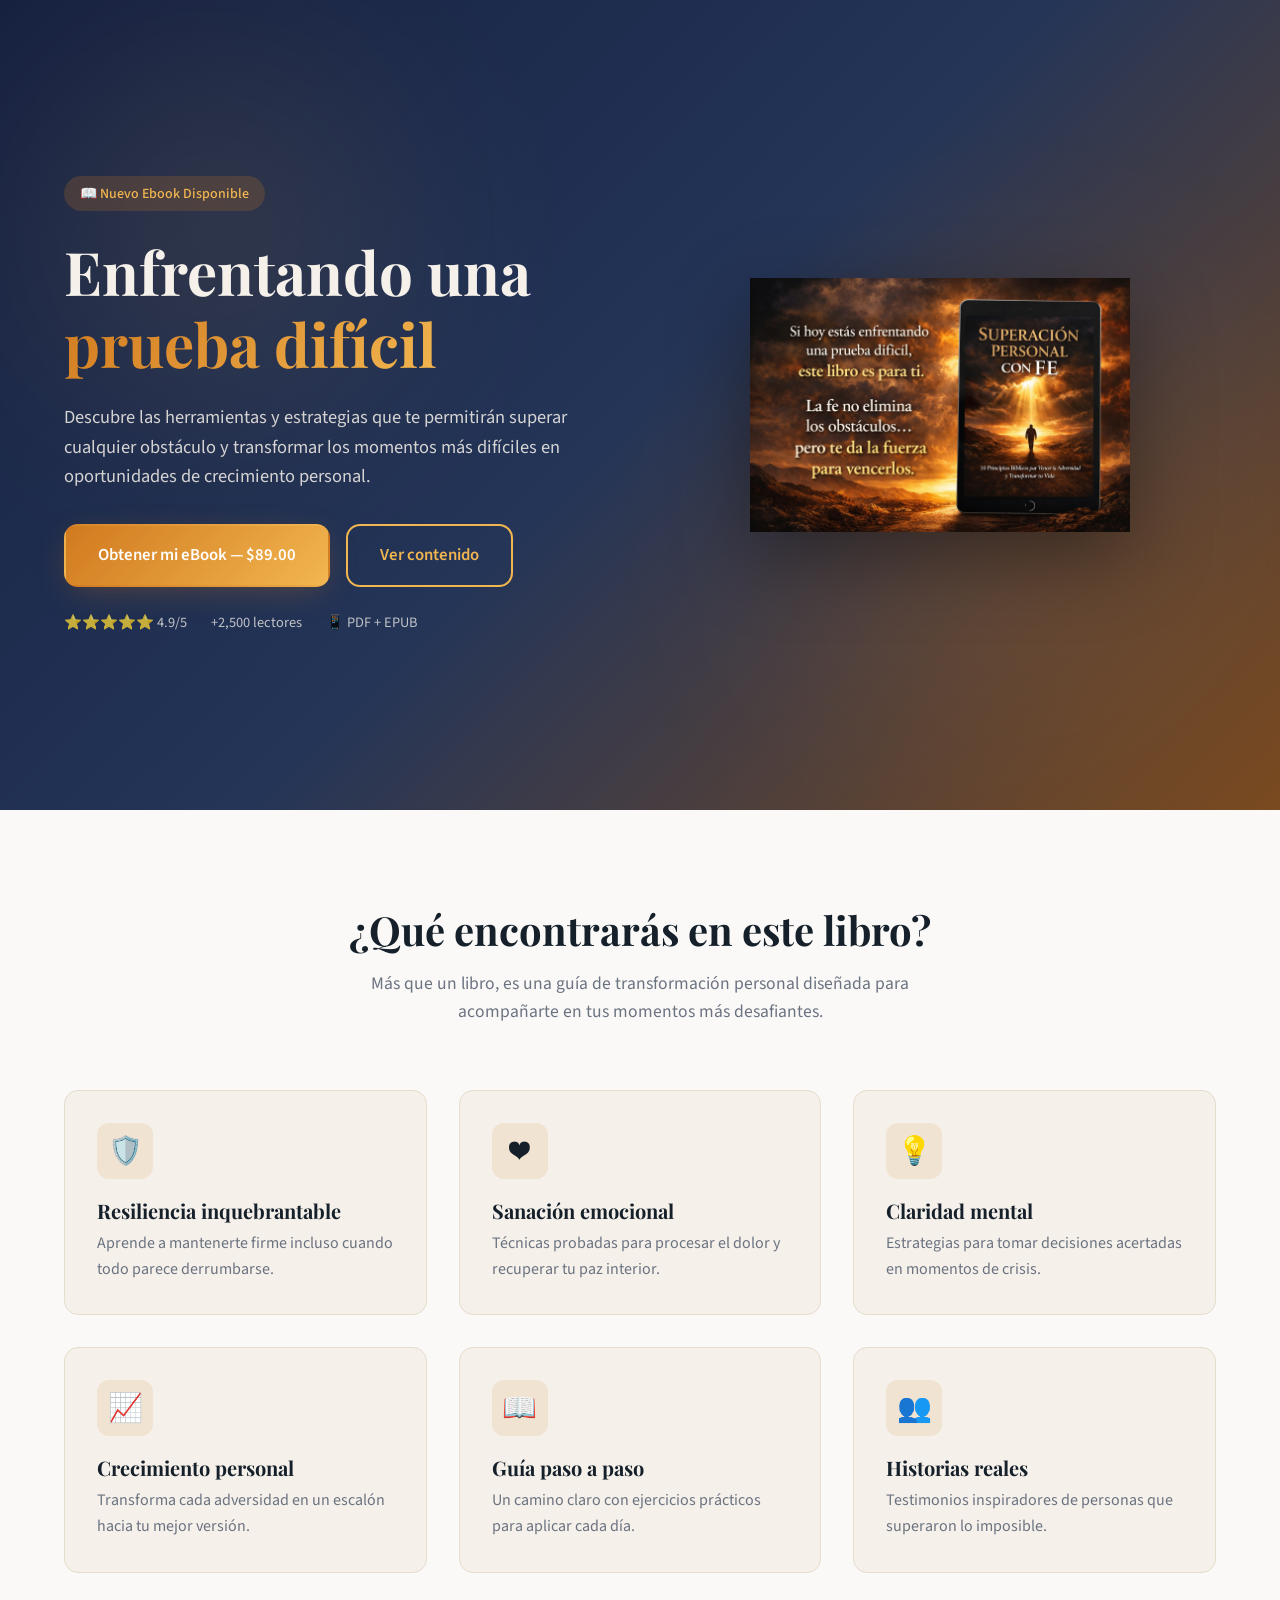
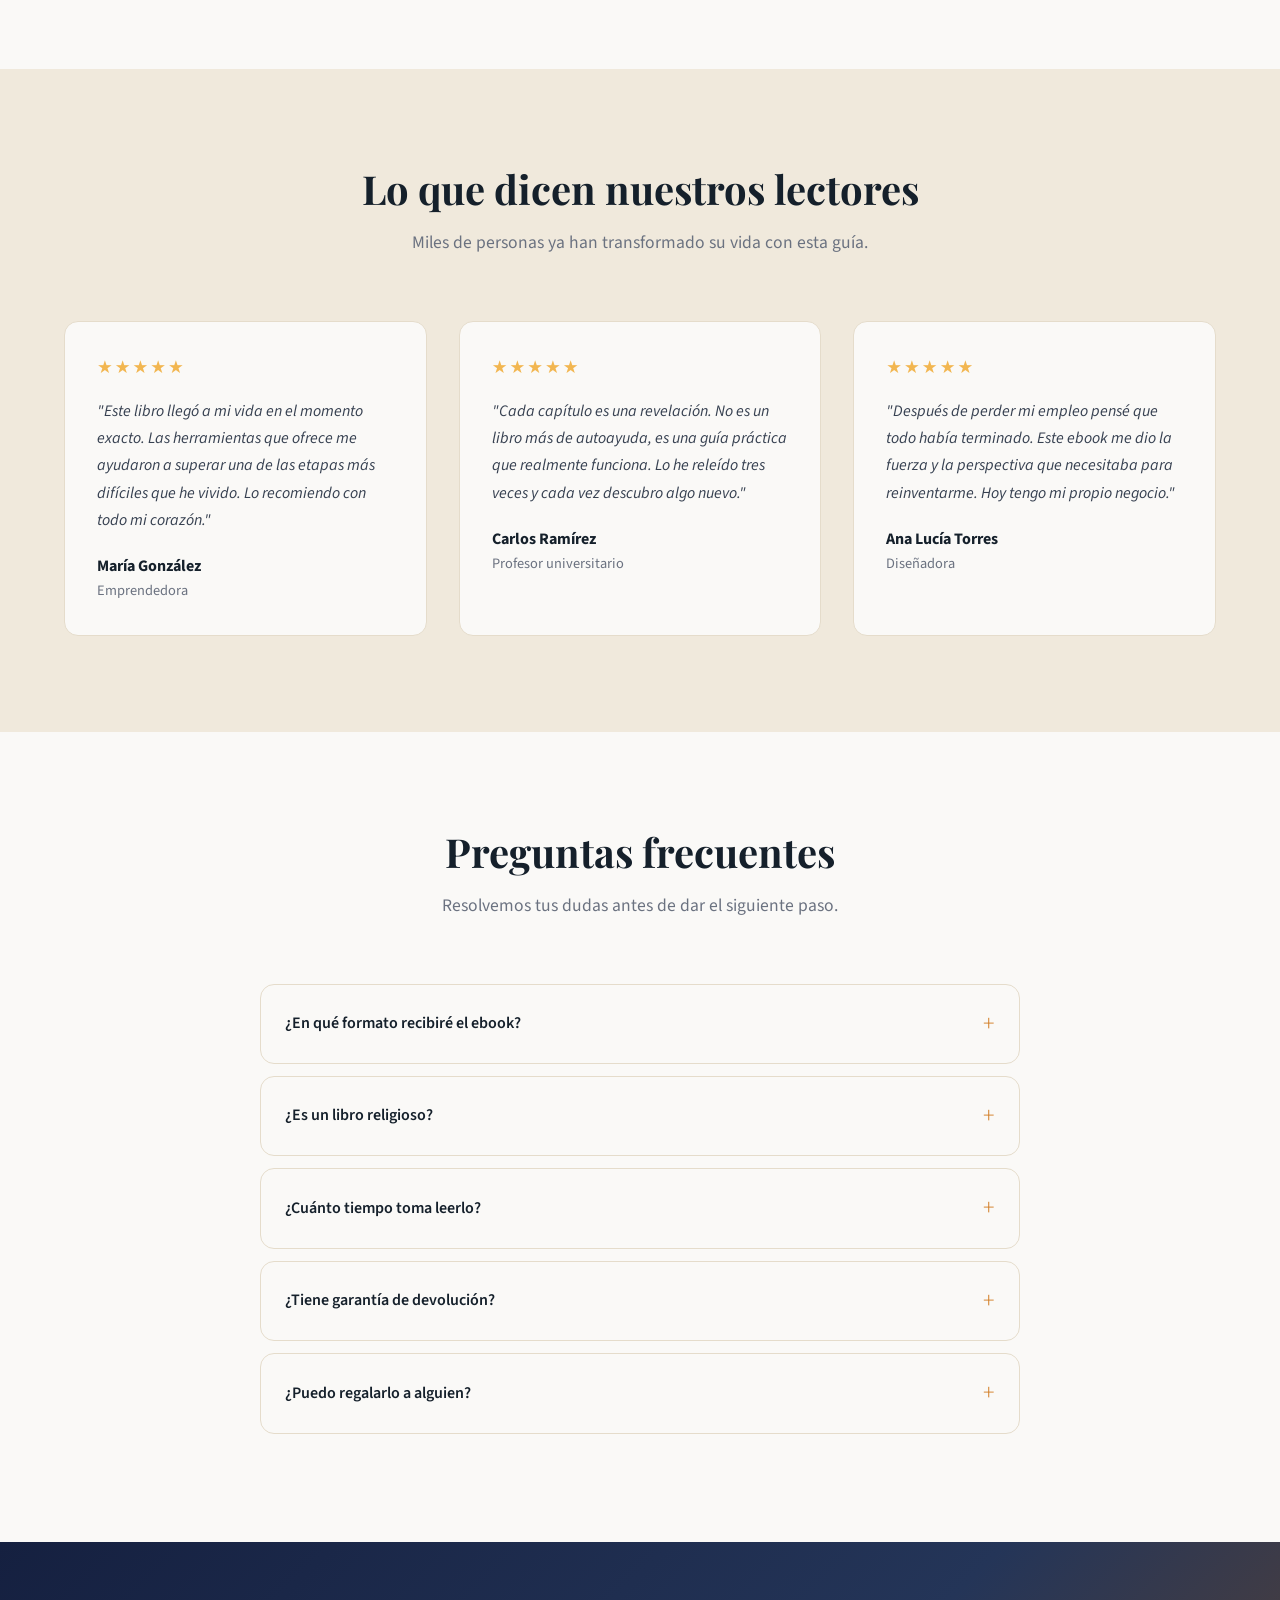
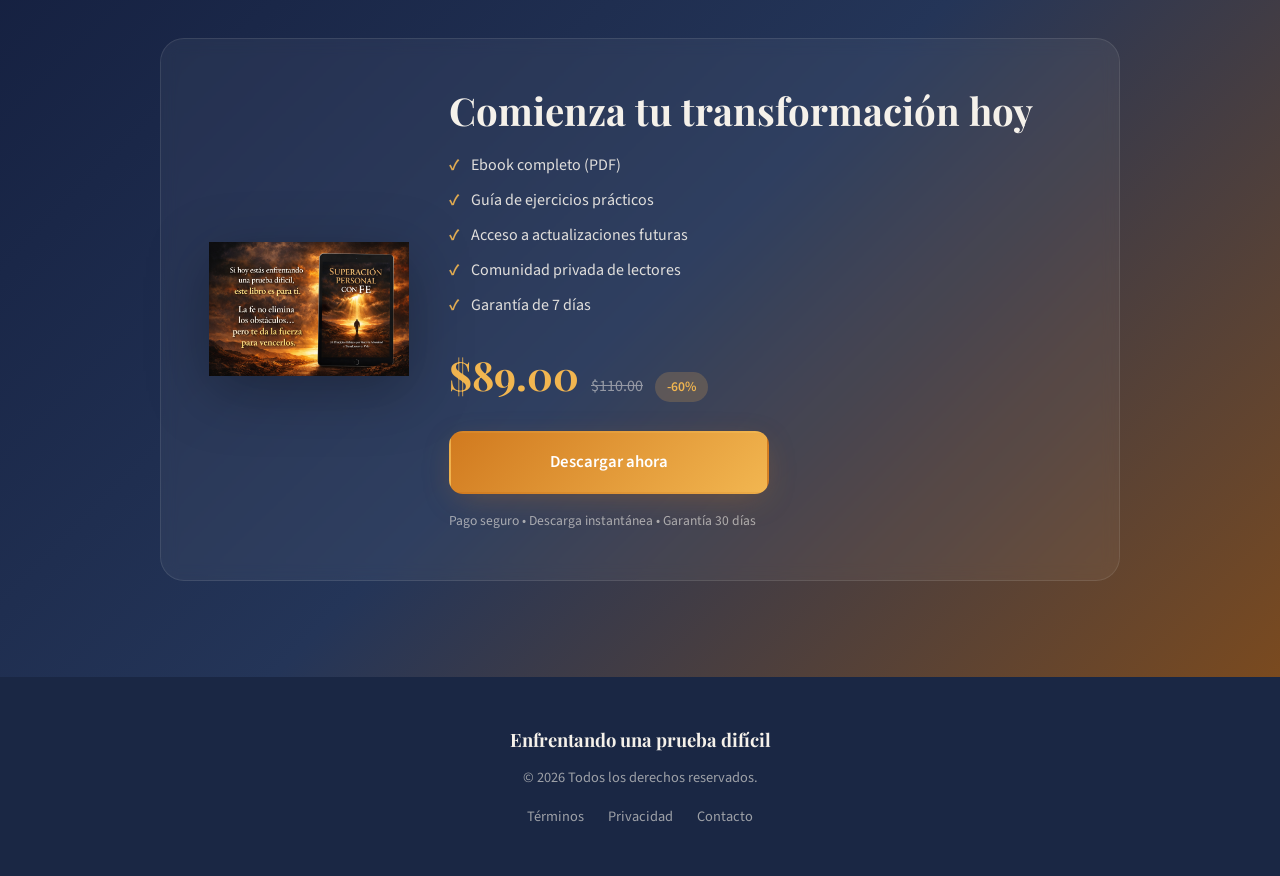
<file: index.html>
<!doctype html>
<html lang="es">
<head>
<meta charset="UTF-8" />
<meta name="viewport" content="width=device-width, initial-scale=1.0" />
<title>Enfrentando una Prueba Difícil — Ebook de Superación Personal</title>
<meta name="description" content="Descubre las herramientas para superar cualquier obstáculo. Ebook con estrategias probadas para transformar la adversidad en crecimiento personal.">
<link rel="preconnect" href="https://fonts.googleapis.com">
<link rel="preconnect" href="https://fonts.gstatic.com" crossorigin>
<link href="https://fonts.googleapis.com/css2?family=Playfair+Display:wght@400;600;700;800&family=Source+Sans+3:wght@300;400;500;600;700&display=swap" rel="stylesheet">
<style>
  :root{
    --bg:#FAF9F7; --fg:#15202B; --card:#F5F1EA; --muted:#6B7280;
    --primary:#D17A1F; --primary-2:#F2B650; --accent:#F2B650;
    --secondary:#1A2744; --secondary-fg:#F5F1EA; --border:#E5DCCB;
    --radius:14px;
    --hero-gradient:linear-gradient(135deg,#152040 0%,#243558 50%,#7A4A1F 100%);
    --warm-glow:0 8px 32px -8px rgba(209,122,31,.35);
    --text-gradient:linear-gradient(135deg,#D17A1F,#F2B650);
  }
  *{box-sizing:border-box;margin:0;padding:0}
  html{scroll-behavior:smooth}
  body{font-family:"Source Sans 3",system-ui,sans-serif;background:var(--bg);color:var(--fg);line-height:1.6;-webkit-font-smoothing:antialiased}
  h1,h2,h3,h4{font-family:"Playfair Display",Georgia,serif;font-weight:700;line-height:1.2}
  img{max-width:100%;display:block}
  a{color:inherit;text-decoration:none}
  .container{max-width:1200px;margin:0 auto;padding:0 1.5rem}
  .btn{display:inline-flex;align-items:center;justify-content:center;gap:.5rem;font-weight:600;padding:1rem 2rem;border-radius:var(--radius);transition:all .3s;cursor:pointer;border:2px solid transparent;font-size:1.05rem;font-family:inherit}
  .btn-cta{background:linear-gradient(135deg,var(--primary),var(--primary-2));color:#fff;box-shadow:var(--warm-glow)}
  .btn-cta:hover{transform:translateY(-2px);box-shadow:0 12px 36px -8px rgba(209,122,31,.5)}
  .btn-outline{background:transparent;border-color:var(--accent);color:var(--accent)}
  .btn-outline:hover{background:var(--accent);color:var(--secondary)}
  .text-gradient{background:var(--text-gradient);-webkit-background-clip:text;background-clip:text;color:transparent}

  /* HERO */
  .hero{background:var(--hero-gradient);color:var(--secondary-fg);position:relative;overflow:hidden;min-height:90vh;display:flex;align-items:center;padding:5rem 0}
  .hero::before,.hero::after{content:"";position:absolute;border-radius:50%;filter:blur(120px);opacity:.15;pointer-events:none}
  .hero::before{width:300px;height:300px;background:var(--accent);top:10%;left:5%}
  .hero::after{width:400px;height:400px;background:var(--primary);bottom:10%;right:5%}
  .hero-grid{display:grid;grid-template-columns:1fr;gap:3rem;align-items:center;position:relative;z-index:1}
  @media(min-width:1024px){.hero-grid{grid-template-columns:1fr 1fr}}
  .badge{display:inline-block;padding:.4rem 1rem;border-radius:999px;background:rgba(209,122,31,.2);color:var(--accent);font-size:.875rem;font-weight:500}
  .hero h1{font-size:clamp(2.25rem,5vw,3.75rem);margin:1.5rem 0}
  .hero p.lead{font-size:1.15rem;opacity:.85;max-width:520px;margin-bottom:2rem}
  .hero-actions{display:flex;flex-wrap:wrap;gap:1rem;margin-bottom:1.5rem}
  .hero-meta{display:flex;flex-wrap:wrap;gap:1.5rem;font-size:.9rem;opacity:.75}
  .hero-img{display:flex;justify-content:center}
  .hero-img img{width:min(380px,80%);filter:drop-shadow(0 25px 40px rgba(0,0,0,.4));animation:float 6s ease-in-out infinite}
  @keyframes float{0%,100%{transform:translateY(0)}50%{transform:translateY(-12px)}}

  /* SECTIONS */
  section{padding:6rem 0}
  .section-alt{background:#F0E9DC}
  .section-head{text-align:center;max-width:640px;margin:0 auto 4rem}
  .section-head h2{font-size:clamp(1.75rem,3.5vw,2.5rem);margin-bottom:1rem}
  .section-head p{color:var(--muted);font-size:1.1rem}

  /* BENEFITS */
  .benefits-grid{display:grid;grid-template-columns:repeat(auto-fit,minmax(280px,1fr));gap:2rem}
  .benefit{padding:2rem;border-radius:var(--radius);background:var(--card);border:1px solid var(--border);transition:all .3s}
  .benefit:hover{border-color:rgba(209,122,31,.3);box-shadow:var(--warm-glow);transform:translateY(-4px)}
  .benefit .icon{width:56px;height:56px;border-radius:12px;background:rgba(209,122,31,.12);display:flex;align-items:center;justify-content:center;margin-bottom:1.25rem;font-size:1.75rem}
  .benefit h3{font-size:1.25rem;margin-bottom:.5rem}
  .benefit p{color:var(--muted)}

  /* TESTIMONIALS */
  .testimonials{display:grid;grid-template-columns:repeat(auto-fit,minmax(280px,1fr));gap:2rem}
  .testimonial{background:var(--bg);border:1px solid var(--border);border-radius:var(--radius);padding:2rem}
  .stars{color:var(--accent);margin-bottom:1rem;font-size:1.1rem;letter-spacing:2px}
  .testimonial blockquote{font-style:italic;color:#374151;margin-bottom:1.25rem;line-height:1.7}
  .testimonial .name{font-weight:700}
  .testimonial .role{color:var(--muted);font-size:.9rem}

  /* FAQ */
  .faq-wrap{max-width:760px;margin:0 auto}
  details{border:1px solid var(--border);border-radius:var(--radius);padding:1.25rem 1.5rem;margin-bottom:.75rem;background:var(--bg);transition:border-color .2s}
  details[open]{border-color:rgba(209,122,31,.3)}
  summary{font-weight:600;cursor:pointer;list-style:none;display:flex;justify-content:space-between;align-items:center;gap:1rem}
  summary::-webkit-details-marker{display:none}
  summary::after{content:"+";font-size:1.5rem;color:var(--primary);transition:transform .2s;font-weight:300}
  details[open] summary::after{transform:rotate(45deg)}
  details p{color:var(--muted);margin-top:1rem;line-height:1.7}

  /* CTA */
  .cta-section{background:var(--hero-gradient);color:var(--secondary-fg);position:relative;overflow:hidden}
  .cta-card{max-width:960px;margin:0 auto;background:rgba(255,255,255,.05);backdrop-filter:blur(8px);border:1px solid rgba(245,241,234,.1);border-radius:24px;padding:3rem;display:flex;flex-direction:column;align-items:center;gap:2.5rem;text-align:center}
  @media(min-width:768px){.cta-card{flex-direction:row;text-align:left}}
  .cta-card img{width:200px;flex-shrink:0;filter:drop-shadow(0 15px 30px rgba(0,0,0,.3))}
  .cta-card h2{font-size:clamp(1.75rem,3vw,2.5rem);margin-bottom:1.25rem}
  .cta-card ul{list-style:none;margin-bottom:1.5rem}
  .cta-card ul li{display:flex;align-items:center;gap:.75rem;margin-bottom:.6rem;opacity:.9}
  .cta-card ul li::before{content:"✓";color:var(--accent);font-weight:700}
  .price{display:flex;align-items:baseline;gap:.75rem;margin-bottom:1.5rem;justify-content:center;flex-wrap:wrap}
  @media(min-width:768px){.price{justify-content:flex-start}}
  .price .now{font-size:2.5rem;font-weight:700;color:var(--accent);font-family:"Playfair Display",serif}
  .price .old{text-decoration:line-through;opacity:.5}
  .price .off{background:rgba(242,182,80,.2);color:var(--accent);padding:.25rem .75rem;border-radius:999px;font-size:.85rem;font-weight:600}
  .cta-note{font-size:.85rem;opacity:.6;margin-top:1rem}

  /* FOOTER */
  footer{background:var(--secondary);color:rgba(245,241,234,.6);text-align:center;padding:3rem 0;font-size:.9rem}
  footer .brand{font-family:"Playfair Display",serif;font-size:1.15rem;font-weight:700;color:var(--secondary-fg);margin-bottom:.75rem}
  footer .links{display:flex;justify-content:center;gap:1.5rem;margin-top:1rem}
  footer a:hover{color:var(--secondary-fg)}
</style>
</head>
<body>

<!-- HERO -->
<section class="hero">
  <div class="container hero-grid">
    <div>
      <span class="badge">📖 Nuevo Ebook Disponible</span>
      <h1>Enfrentando una <span class="text-gradient">prueba difícil</span></h1>
      <p class="lead">Descubre las herramientas y estrategias que te permitirán superar cualquier obstáculo y transformar los momentos más difíciles en oportunidades de crecimiento personal.</p>
      <div class="hero-actions">
        <a class="btn btn-cta" href="https://pay.hotmart.com/J104759897C">Obtener mi eBook — $89.00</a>
        <a class="btn btn-outline" href="#contenido">Ver contenido</a>
      </div>
      <div class="hero-meta">
        <span>⭐⭐⭐⭐⭐ 4.9/5</span>
        <span>+2,500 lectores</span>
        <span>📱 PDF + EPUB</span>
      </div>
    </div>
    <div class="hero-img">
      <img src="ebook-cover.png" alt="Portada del ebook Enfrentando una prueba difícil">
    </div>
  </div>
</section>

<!-- BENEFITS -->
<section id="contenido">
  <div class="container">
    <div class="section-head">
      <h2>¿Qué encontrarás en este libro?</h2>
      <p>Más que un libro, es una guía de transformación personal diseñada para acompañarte en tus momentos más desafiantes.</p>
    </div>
    <div class="benefits-grid">
      <div class="benefit"><div class="icon">🛡️</div><h3>Resiliencia inquebrantable</h3><p>Aprende a mantenerte firme incluso cuando todo parece derrumbarse.</p></div>
      <div class="benefit"><div class="icon">❤️</div><h3>Sanación emocional</h3><p>Técnicas probadas para procesar el dolor y recuperar tu paz interior.</p></div>
      <div class="benefit"><div class="icon">💡</div><h3>Claridad mental</h3><p>Estrategias para tomar decisiones acertadas en momentos de crisis.</p></div>
      <div class="benefit"><div class="icon">📈</div><h3>Crecimiento personal</h3><p>Transforma cada adversidad en un escalón hacia tu mejor versión.</p></div>
      <div class="benefit"><div class="icon">📖</div><h3>Guía paso a paso</h3><p>Un camino claro con ejercicios prácticos para aplicar cada día.</p></div>
      <div class="benefit"><div class="icon">👥</div><h3>Historias reales</h3><p>Testimonios inspiradores de personas que superaron lo imposible.</p></div>
    </div>
  </div>
</section>

<!-- TESTIMONIALS -->
<section class="section-alt">
  <div class="container">
    <div class="section-head">
      <h2>Lo que dicen nuestros lectores</h2>
      <p>Miles de personas ya han transformado su vida con esta guía.</p>
    </div>
    <div class="testimonials">
      <div class="testimonial">
        <div class="stars">★★★★★</div>
        <blockquote>"Este libro llegó a mi vida en el momento exacto. Las herramientas que ofrece me ayudaron a superar una de las etapas más difíciles que he vivido. Lo recomiendo con todo mi corazón."</blockquote>
        <p class="name">María González</p><p class="role">Emprendedora</p>
      </div>
      <div class="testimonial">
        <div class="stars">★★★★★</div>
        <blockquote>"Cada capítulo es una revelación. No es un libro más de autoayuda, es una guía práctica que realmente funciona. Lo he releído tres veces y cada vez descubro algo nuevo."</blockquote>
        <p class="name">Carlos Ramírez</p><p class="role">Profesor universitario</p>
      </div>
      <div class="testimonial">
        <div class="stars">★★★★★</div>
        <blockquote>"Después de perder mi empleo pensé que todo había terminado. Este ebook me dio la fuerza y la perspectiva que necesitaba para reinventarme. Hoy tengo mi propio negocio."</blockquote>
        <p class="name">Ana Lucía Torres</p><p class="role">Diseñadora</p>
      </div>
    </div>
  </div>
</section>

<!-- FAQ -->
<section>
  <div class="container">
    <div class="section-head">
      <h2>Preguntas frecuentes</h2>
      <p>Resolvemos tus dudas antes de dar el siguiente paso.</p>
    </div>
    <div class="faq-wrap">
      <details><summary>¿En qué formato recibiré el ebook?</summary><p>Recibirás el ebook en formato PDF y EPUB, compatibles con cualquier dispositivo: celular, tablet, computadora o lector electrónico.</p></details>
      <details><summary>¿Es un libro religioso?</summary><p>Es un libro de superación personal que puede complementar cualquier creencia. Se enfoca en herramientas prácticas y psicológicas para enfrentar momentos difíciles.</p></details>
      <details><summary>¿Cuánto tiempo toma leerlo?</summary><p>El libro tiene aproximadamente 180 páginas. Puedes leerlo en 3-4 horas, pero te recomendamos tomarte tu tiempo con los ejercicios prácticos de cada capítulo.</p></details>
      <details><summary>¿Tiene garantía de devolución?</summary><p>Sí, ofrecemos una garantía de satisfacción de 30 días. Si el libro no cumple tus expectativas, te devolvemos el 100% de tu dinero sin preguntas.</p></details>
      <details><summary>¿Puedo regalarlo a alguien?</summary><p>¡Por supuesto! Después de la compra recibirás los archivos que puedes compartir con quien lo necesite. También puedes adquirir licencias adicionales a precio especial.</p></details>
    </div>
  </div>
</section>

<!-- CTA -->
<section class="cta-section" id="comprar">
  <div class="container">
    <div class="cta-card">
      <img src="ebook-cover.png" alt="Ebook Enfrentando una prueba difícil">
      <div>
        <h2>Comienza tu transformación hoy</h2>
        <ul>
          <li>Ebook completo (PDF)</li>
          <li>Guía de ejercicios prácticos</li>
          <li>Acceso a actualizaciones futuras</li>
          <li>Comunidad privada de lectores</li>
          <li>Garantía de 7 días</li>
        </ul>
        <div class="price">
          <span class="now">$89.00</span>
          <span class="old">$110.00</span>
          <span class="off">-60%</span>
        </div>
        <a class="btn btn-cta" href="https://pay.hotmart.com/J104759897C" style="width:100%;max-width:320px">Descargar ahora</a>
        <p class="cta-note">Pago seguro • Descarga instantánea • Garantía 30 días</p>
      </div>
    </div>
  </div>
</section>

<!-- FOOTER -->
<footer>
  <div class="container">
    <p class="brand">Enfrentando una prueba difícil</p>
    <p>© <span id="y"></span> Todos los derechos reservados.</p>
    <div class="links">
      <a href="#">Términos</a><a href="#">Privacidad</a><a href="#">Contacto</a>
    </div>
  </div>
</footer>
<script>document.getElementById('y').textContent=new Date().getFullYear();</script>
</body>
</html>
</file>
